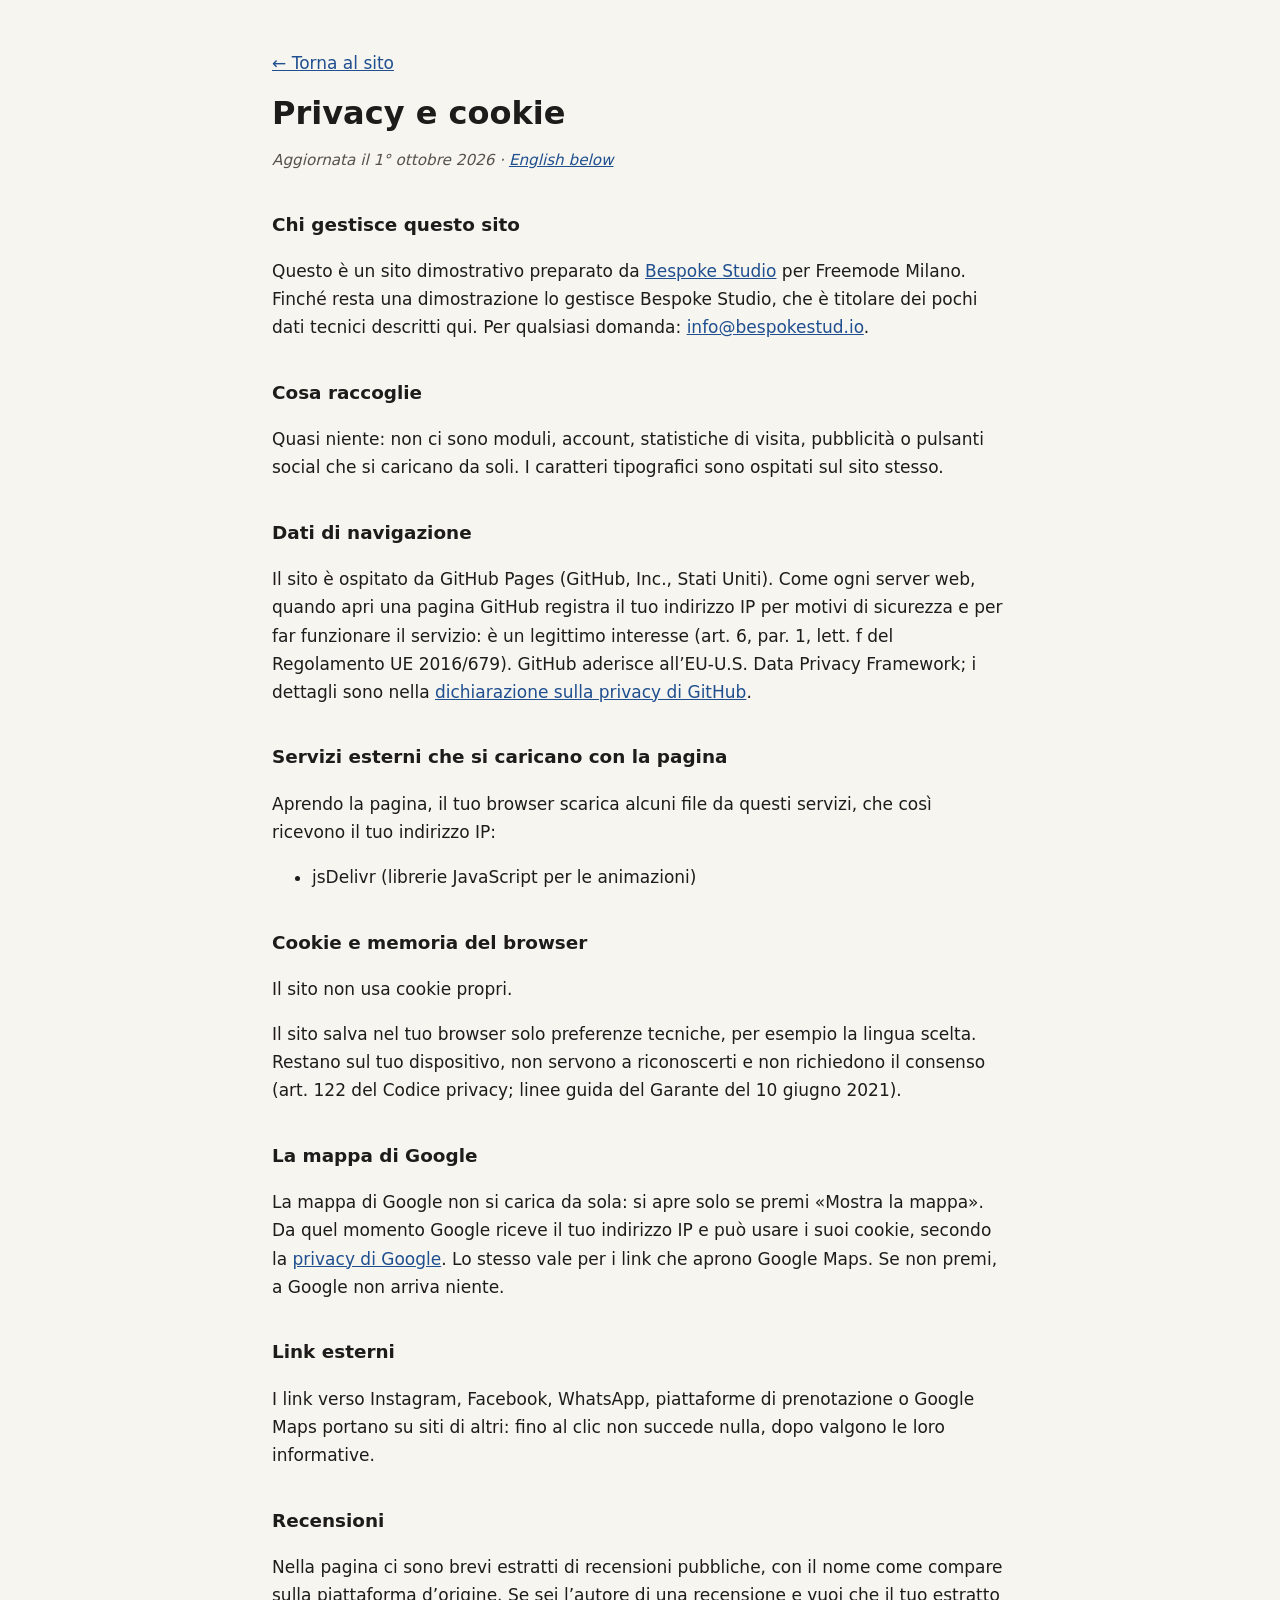
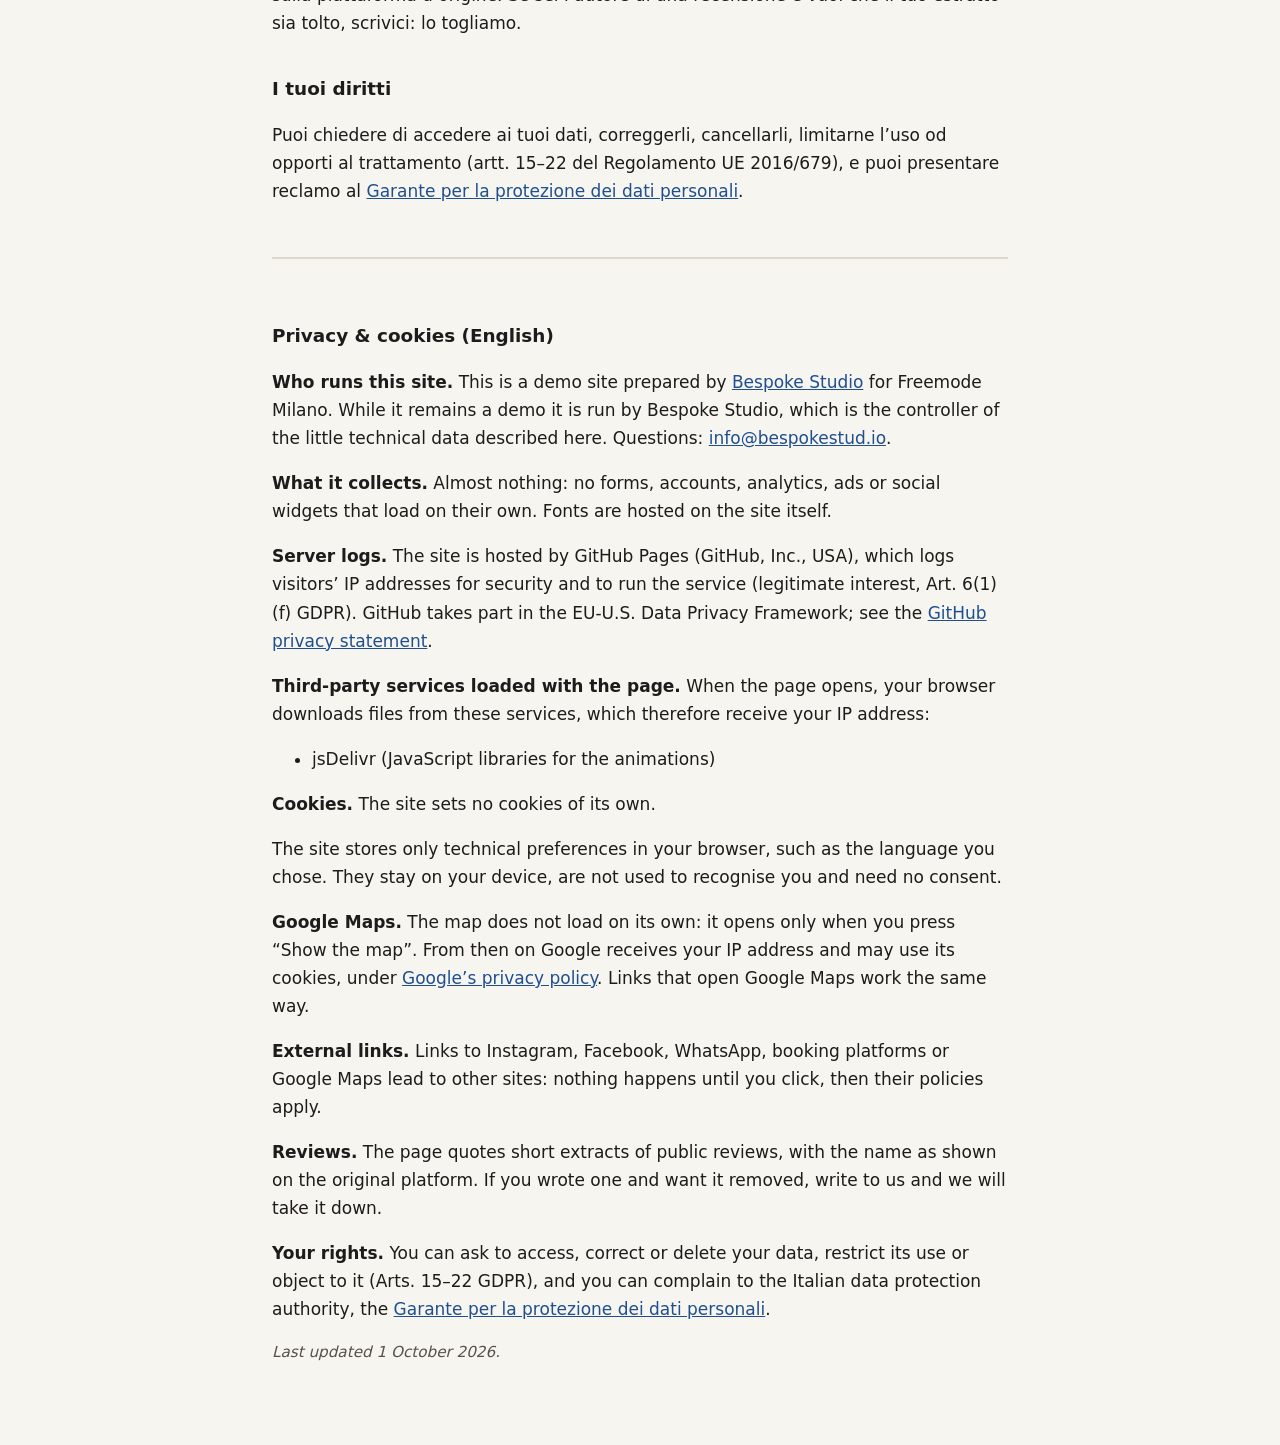
<file: privacy.html>
<!DOCTYPE html>
<html lang="it">
<head>
  <meta charset="UTF-8">
  <meta name="viewport" content="width=device-width, initial-scale=1.0">
  <meta name="robots" content="noindex">
  <title>Privacy e cookie · Freemode Milano</title>
  <meta name="description" content="Informativa privacy e cookie del sito Freemode Milano.">
  <style>
    body { margin: 0; background: #f7f5f0; color: #1d1c1a; font: 17px/1.65 system-ui, -apple-system, "Segoe UI", Roboto, sans-serif; }
    main { max-width: 46rem; margin: 0 auto; padding: 32px 20px 64px; }
    h1 { font-size: 2rem; line-height: 1.2; margin: 0.4em 0 0.2em; }
    h2 { font-size: 1.15rem; margin: 2em 0 0.4em; }
    a { color: #1f4f8f; }
    .data { color: #55524c; font-style: italic; font-size: 0.95rem; }
    .en { margin-top: 3em; padding-top: 1.5em; border-top: 2px solid #ddd8cc; }
    code { font-size: 0.9em; background: #ebe7dc; padding: 0 4px; border-radius: 3px; }
  </style>
</head>
<body>
<main>
  <p><a href="index.html">← Torna al sito</a></p>
  <h1>Privacy e cookie</h1>
  <p class="data">Aggiornata il 1° ottobre 2026 · <a href="#english" lang="en">English below</a></p>
  <h2>Chi gestisce questo sito</h2>
  <p>Questo è un sito dimostrativo preparato da <a href="https://bespokestud.io" rel="noopener">Bespoke Studio</a> per Freemode Milano. Finché resta una dimostrazione lo gestisce Bespoke Studio, che è titolare dei pochi dati tecnici descritti qui. Per qualsiasi domanda: <a href="mailto:info@bespokestud.io">info@bespokestud.io</a>.</p>
  <h2>Cosa raccoglie</h2>
  <p>Quasi niente: non ci sono moduli, account, statistiche di visita, pubblicità o pulsanti social che si caricano da soli. I caratteri tipografici sono ospitati sul sito stesso.</p>
  <h2>Dati di navigazione</h2>
  <p>Il sito è ospitato da GitHub Pages (GitHub, Inc., Stati Uniti). Come ogni server web, quando apri una pagina GitHub registra il tuo indirizzo IP per motivi di sicurezza e per far funzionare il servizio: è un legittimo interesse (art. 6, par. 1, lett. f del Regolamento UE 2016/679). GitHub aderisce all’EU-U.S. Data Privacy Framework; i dettagli sono nella <a href="https://docs.github.com/site-policy/privacy-policies/github-general-privacy-statement" rel="noopener">dichiarazione sulla privacy di GitHub</a>.</p>
  <h2>Servizi esterni che si caricano con la pagina</h2>
  <p>Aprendo la pagina, il tuo browser scarica alcuni file da questi servizi, che così ricevono il tuo indirizzo IP:</p>
  <ul><li>jsDelivr (librerie JavaScript per le animazioni)</li></ul>
  <h2>Cookie e memoria del browser</h2>
  <p>Il sito non usa cookie propri.</p>
  <p>Il sito salva nel tuo browser solo preferenze tecniche, per esempio la lingua scelta. Restano sul tuo dispositivo, non servono a riconoscerti e non richiedono il consenso (art. 122 del Codice privacy; linee guida del Garante del 10 giugno 2021).</p>
  <h2>La mappa di Google</h2>
  <p>La mappa di Google non si carica da sola: si apre solo se premi «Mostra la mappa». Da quel momento Google riceve il tuo indirizzo IP e può usare i suoi cookie, secondo la <a href="https://policies.google.com/privacy?hl=it" rel="noopener">privacy di Google</a>. Lo stesso vale per i link che aprono Google Maps. Se non premi, a Google non arriva niente.</p>
  <h2>Link esterni</h2>
  <p>I link verso Instagram, Facebook, WhatsApp, piattaforme di prenotazione o Google Maps portano su siti di altri: fino al clic non succede nulla, dopo valgono le loro informative.</p>
  <h2>Recensioni</h2>
  <p>Nella pagina ci sono brevi estratti di recensioni pubbliche, con il nome come compare sulla piattaforma d’origine. Se sei l’autore di una recensione e vuoi che il tuo estratto sia tolto, scrivici: lo togliamo.</p>
  <h2>I tuoi diritti</h2>
  <p>Puoi chiedere di accedere ai tuoi dati, correggerli, cancellarli, limitarne l’uso od opporti al trattamento (artt. 15–22 del Regolamento UE 2016/679), e puoi presentare reclamo al <a href="https://www.garanteprivacy.it" rel="noopener">Garante per la protezione dei dati personali</a>.</p>
  <div class="en" id="english" lang="en">
    <h2>Privacy &amp; cookies (English)</h2>
    <p><strong>Who runs this site.</strong> This is a demo site prepared by <a href="https://bespokestud.io" rel="noopener">Bespoke Studio</a> for Freemode Milano. While it remains a demo it is run by Bespoke Studio, which is the controller of the little technical data described here. Questions: <a href="mailto:info@bespokestud.io">info@bespokestud.io</a>.</p>
    <p><strong>What it collects.</strong> Almost nothing: no forms, accounts, analytics, ads or social widgets that load on their own. Fonts are hosted on the site itself.</p>
    <p><strong>Server logs.</strong> The site is hosted by GitHub Pages (GitHub, Inc., USA), which logs visitors’ IP addresses for security and to run the service (legitimate interest, Art. 6(1)(f) GDPR). GitHub takes part in the EU-U.S. Data Privacy Framework; see the <a href="https://docs.github.com/site-policy/privacy-policies/github-general-privacy-statement" rel="noopener">GitHub privacy statement</a>.</p>
    <p><strong>Third-party services loaded with the page.</strong> When the page opens, your browser downloads files from these services, which therefore receive your IP address:</p><ul><li>jsDelivr (JavaScript libraries for the animations)</li></ul>
    <p><strong>Cookies.</strong> The site sets no cookies of its own.</p>
    <p>The site stores only technical preferences in your browser, such as the language you chose. They stay on your device, are not used to recognise you and need no consent.</p>
    <p><strong>Google Maps.</strong> The map does not load on its own: it opens only when you press “Show the map”. From then on Google receives your IP address and may use its cookies, under <a href="https://policies.google.com/privacy?hl=en" rel="noopener">Google’s privacy policy</a>. Links that open Google Maps work the same way.</p>
    <p><strong>External links.</strong> Links to Instagram, Facebook, WhatsApp, booking platforms or Google Maps lead to other sites: nothing happens until you click, then their policies apply.</p>
    <p><strong>Reviews.</strong> The page quotes short extracts of public reviews, with the name as shown on the original platform. If you wrote one and want it removed, write to us and we will take it down.</p>
    <p><strong>Your rights.</strong> You can ask to access, correct or delete your data, restrict its use or object to it (Arts. 15–22 GDPR), and you can complain to the Italian data protection authority, the <a href="https://www.garanteprivacy.it" rel="noopener">Garante per la protezione dei dati personali</a>.</p>
    <p class="data">Last updated 1 October 2026.</p>
  </div>
</main>
</body>
</html>
</file>
